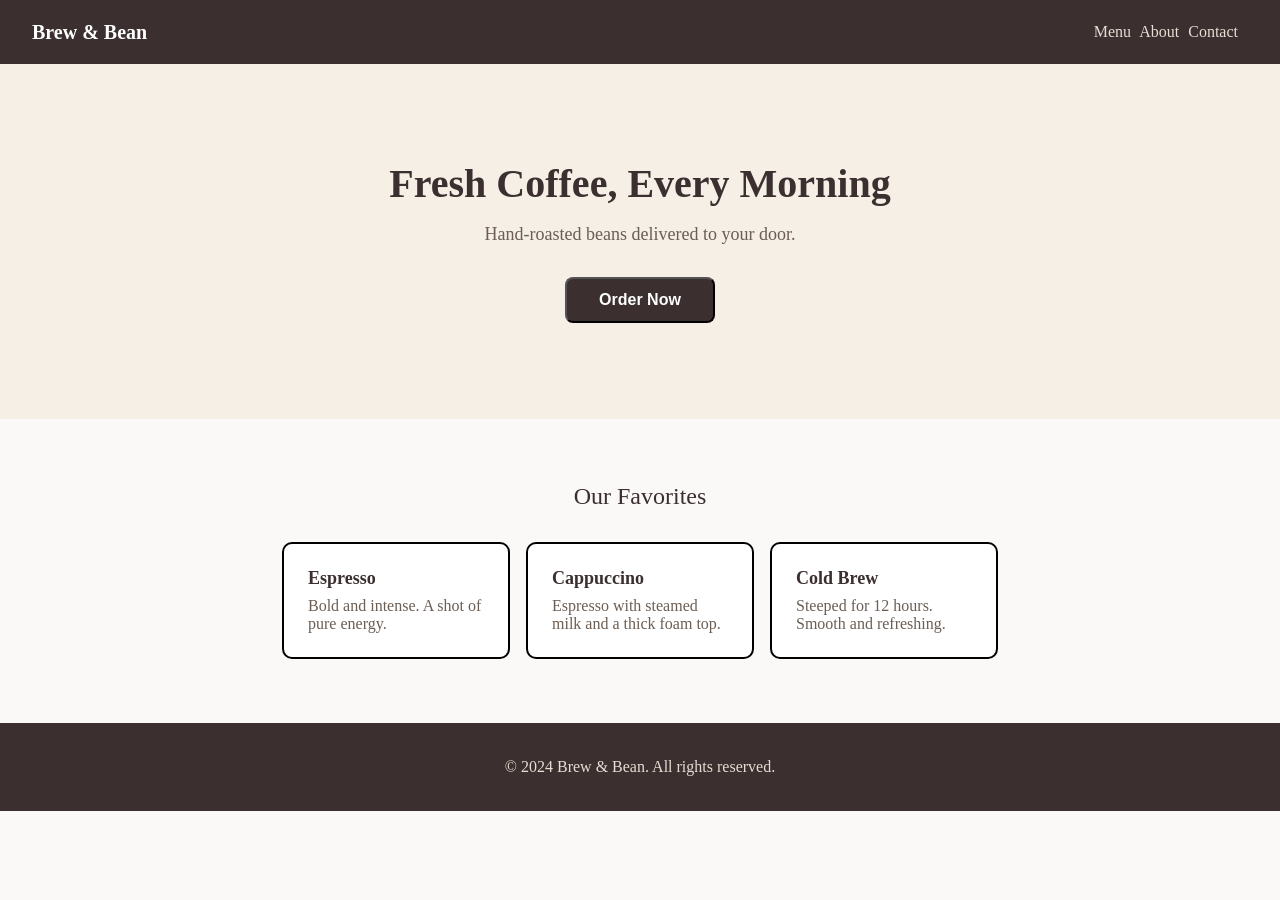
<file: Brew & Bean/index.html>
<!DOCTYPE html>
<html lang="en">
<head>
    <meta charset="UTF-8">
    <meta name="viewport" content="width=device-width, initial-scale=1.0">
    <title>Brew & Bean</title>
    <link rel="stylesheet" href="index.css">
</head>
<body>
    <header>
        <div class="navbar">
            <div class="nav-logo">
                Brew & Bean
            </div>
            <div class="nav-links">
                <a class="nav-links" href="#">Menu</a>
                <a class="nav-links" href="#">About</a>
                <a class="nav-links" href="#">Contact</a>
            </div>
        </div>
    </header>
    <main>
        <div class="hero-section">
            <div class="herosection">
                <h1>Fresh Coffee, Every Morning</h1>
                <p>Hand-roasted beans delivered to your door.</p>
                <div class="hero-button">
                    <button>Order Now</button>
                </div>
            </div>
        </div>
        <div class="content-area">
            <h2>Our Favorites</h2>
            <div class="content-area-box">
                <div class="box1">
                    <h3>Espresso</h3>
                    <p>Bold and intense. A shot of pure energy.</p>
                </div>
                <div class="box2">
                    <h3>Cappuccino</h3>
                    <p>Espresso with steamed milk and a thick foam top.</p>
                </div>
                <div class="box3">
                    <h3>Cold Brew</h3>
                    <p>Steeped for 12 hours. Smooth and refreshing.</p>
                </div>
            </div>
        </div>
    </main>
    <footer>
        <div class="foot">
            © 2024 Brew & Bean. All rights reserved.
        </div>
    </footer>
</body>
</html>
</file>
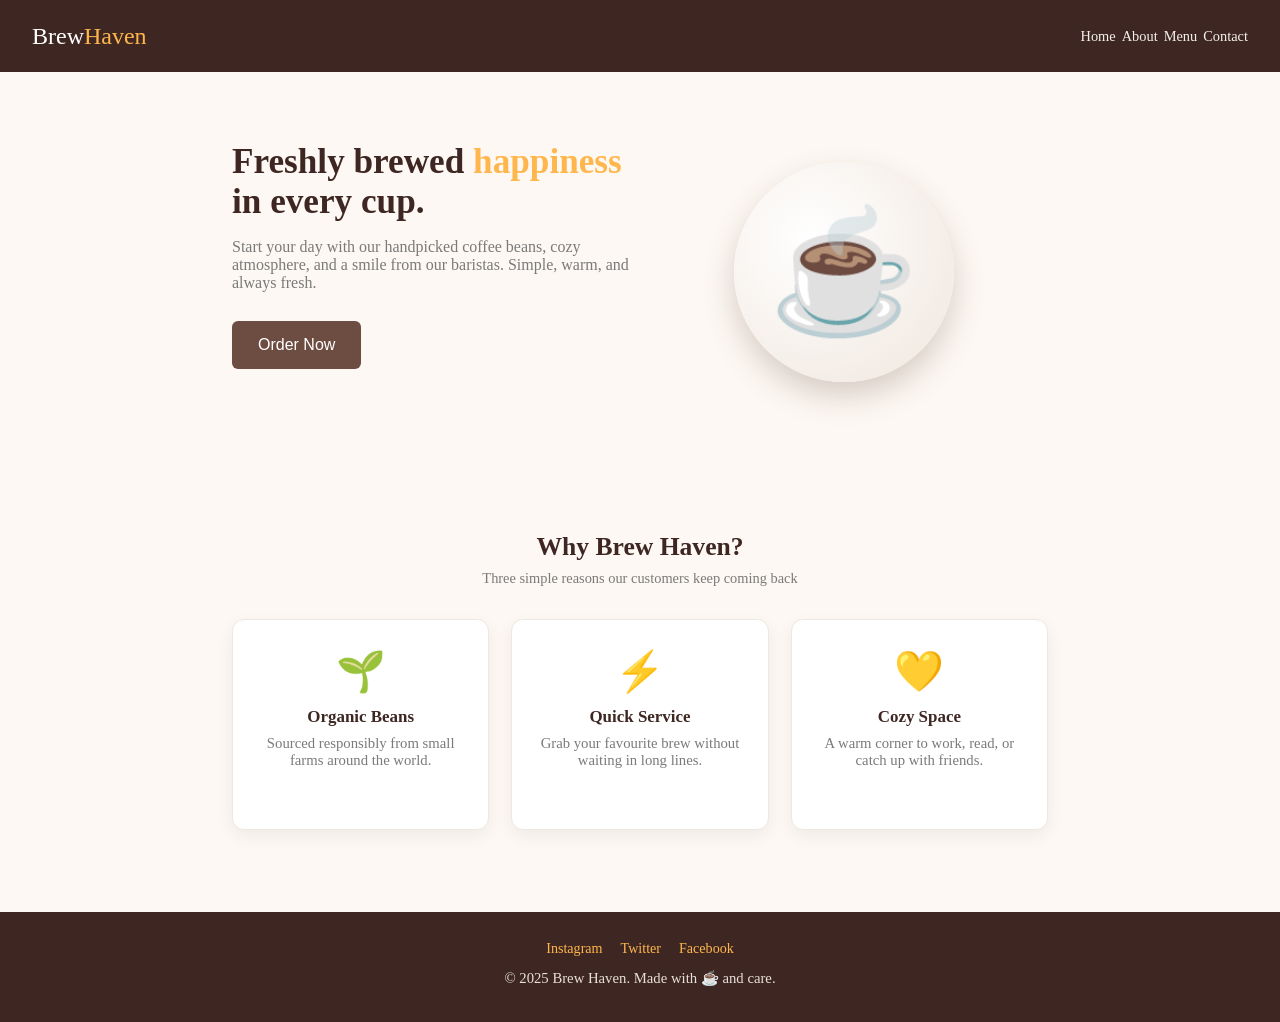
<file: BrewHaven/index.html>
<!DOCTYPE html>
<html lang="en">
<head>
    <meta charset="UTF-8">
    <meta name="viewport" content="width=device-width, initial-scale=1.0">
    <title>BrewHaven</title>
    <link rel="stylesheet" href="index.css">
</head>
<body>
    <header>
        <div class="navbar">
            <div class="nav-logo">Brew<span>Haven</span></div>
            <div class="nav-links">
                <a href="#">Home</a>
                <a href="#">About</a>
                <a href="#">Menu</a>
                <a href="#">Contact</a>
            </div>
        </div>
    </header>
    <main>
        <div class="hero-section">
            <div class="hero-text">
                <h1>Freshly brewed <span>happiness</span> in every cup.</h1>
                <p>Start your day with our handpicked coffee beans, cozy atmosphere, and a smile from our baristas. Simple, warm, and always fresh.</p>
                <button>Order Now</button>
            </div>
            <div class="hero-art">
                <div class="cup">☕</div>
            </div>
        </div>
        <div class="features-section">
            <h2>Why Brew Haven?</h2>
            <p>Three simple reasons our customers keep coming back</p>
            <div class="cards">
                <div class="card">
                    <div class="icon">🌱</div>
                    <h3>Organic Beans</h3>
                    <p>Sourced responsibly from small farms around the world.</p>
                </div>
                <div class="card">
                    <div class="icon">⚡</div>
                    <h3>Quick Service</h3>
                    <p>Grab your favourite brew without waiting in long lines.</p>
                </div>
                <div class="card">
                    <div class="icon">💛</div>
                    <h3>Cozy Space</h3>
                    <p>A warm corner to work, read, or catch up with friends.</p>
                </div>
            </div>
        </div>
    </main>
    <footer>
        <div class="social">
            <a href="#">Instagram</a>
            <a href="#">Twitter</a>
            <a href="#">Facebook</a>
        </div>
        <p>© 2025 Brew Haven. Made with ☕ and care.</p>
    </footer>
</body>
</html>
</file>
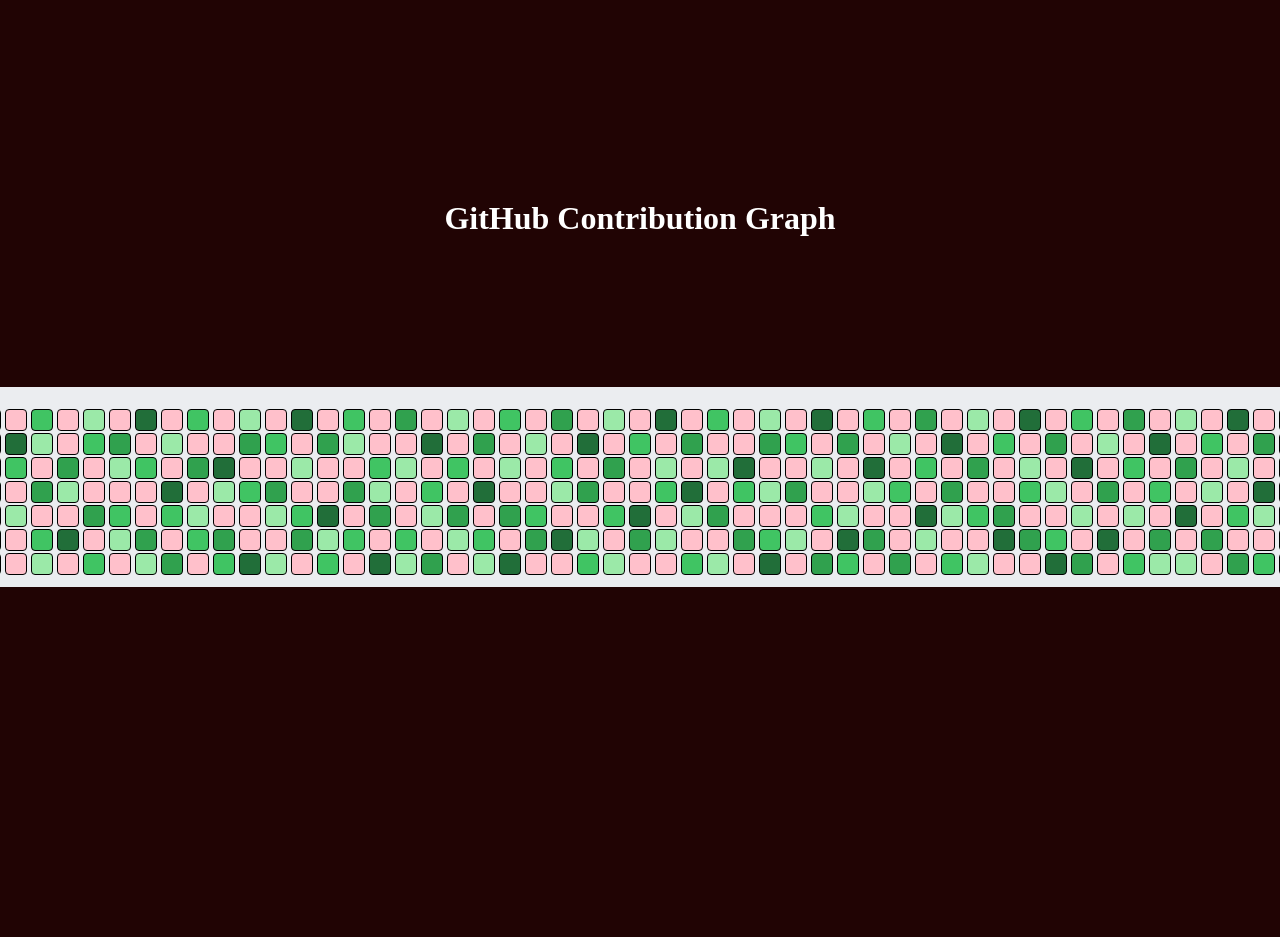
<file: GitHub/index.html>
<!DOCTYPE html>
<html lang="en">
<head>
<meta charset="UTF-8">
<title>Contribution Graph – 53 Weeks</title>
<!-- <style>
  body {
    font-family: system-ui, sans-serif;
    padding: 24px;
    background: #fff;
  }

  .graph {
    display: flex;
    gap: 3px;
  }

  .graph > div {
    display: grid;
    grid-template-rows: repeat(7, 12px);
    gap: 3px;
  }

  .cell {
    width: 12px;
    height: 12px;
    border-radius: 2px;
    background: #ebedf0;
  }

  .value0 { background: #ebedf0; }
  .value1 { background: #9be9a8; }
  .value2 { background: #40c463; }
  .value3 { background: #30a14e; }
  .value4 { background: #216e39; }
</style> -->
<link rel="stylesheet" href="style.css">
</head>
<body>
<h1>GitHub Contribution Graph</h1>
<main>
    
  <div class="graph">

    <div class="week1">
      <div class="cell value0"></div>
      <div class="cell value3"></div>
      <div class="cell value1"></div>
      <div class="cell value0"></div>
      <div class="cell value2"></div>
      <div class="cell value0"></div>
      <div class="cell value4"></div>
    </div>

    <div class="week2">
      <div class="cell value1"></div>
      <div class="cell value0"></div>
      <div class="cell value0"></div>
      <div class="cell value2"></div>
      <div class="cell value0"></div>
      <div class="cell value3"></div>
      <div class="cell value1"></div>
    </div>

    <div class="week3">
      <div class="cell value0"></div>
      <div class="cell value4"></div>
      <div class="cell value2"></div>
      <div class="cell value0"></div>
      <div class="cell value1"></div>
      <div class="cell value0"></div>
      <div class="cell value0"></div>
    </div>

    <div class="week4">
      <div class="cell value2"></div>
      <div class="cell value1"></div>
      <div class="cell value0"></div>
      <div class="cell value3"></div>
      <div class="cell value0"></div>
      <div class="cell value2"></div>
      <div class="cell value1"></div>
    </div>

    <div class="week5">
      <div class="cell value0"></div>
      <div class="cell value0"></div>
      <div class="cell value3"></div>
      <div class="cell value1"></div>
      <div class="cell value0"></div>
      <div class="cell value4"></div>
      <div class="cell value0"></div>
    </div>

    <div class="week6">
      <div class="cell value1"></div>
      <div class="cell value2"></div>
      <div class="cell value0"></div>
      <div class="cell value0"></div>
      <div class="cell value3"></div>
      <div class="cell value0"></div>
      <div class="cell value2"></div>
    </div>

    <div class="week7">
      <div class="cell value0"></div>
      <div class="cell value3"></div>
      <div class="cell value1"></div>
      <div class="cell value0"></div>
      <div class="cell value2"></div>
      <div class="cell value1"></div>
      <div class="cell value0"></div>
    </div>

    <div class="week8">
      <div class="cell value4"></div>
      <div class="cell value0"></div>
      <div class="cell value2"></div>
      <div class="cell value0"></div>
      <div class="cell value0"></div>
      <div class="cell value3"></div>
      <div class="cell value1"></div>
    </div>

    <div class="week9">
      <div class="cell value0"></div>
      <div class="cell value1"></div>
      <div class="cell value0"></div>
      <div class="cell value4"></div>
      <div class="cell value2"></div>
      <div class="cell value0"></div>
      <div class="cell value3"></div>
    </div>

    <div class="week10">
      <div class="cell value2"></div>
      <div class="cell value0"></div>
      <div class="cell value3"></div>
      <div class="cell value0"></div>
      <div class="cell value1"></div>
      <div class="cell value2"></div>
      <div class="cell value0"></div>
    </div>

    <div class="week11">
      <div class="cell value0"></div>
      <div class="cell value0"></div>
      <div class="cell value4"></div>
      <div class="cell value1"></div>
      <div class="cell value0"></div>
      <div class="cell value3"></div>
      <div class="cell value2"></div>
    </div>

    <div class="week12">
      <div class="cell value1"></div>
      <div class="cell value3"></div>
      <div class="cell value0"></div>
      <div class="cell value2"></div>
      <div class="cell value0"></div>
      <div class="cell value0"></div>
      <div class="cell value4"></div>
    </div>

    <div class="week13">
      <div class="cell value0"></div>
      <div class="cell value2"></div>
      <div class="cell value0"></div>
      <div class="cell value3"></div>
      <div class="cell value1"></div>
      <div class="cell value0"></div>
      <div class="cell value1"></div>
    </div>

    <div class="week14">
      <div class="cell value4"></div>
      <div class="cell value0"></div>
      <div class="cell value1"></div>
      <div class="cell value0"></div>
      <div class="cell value2"></div>
      <div class="cell value3"></div>
      <div class="cell value0"></div>
    </div>

    <div class="week15">
      <div class="cell value0"></div>
      <div class="cell value3"></div>
      <div class="cell value0"></div>
      <div class="cell value0"></div>
      <div class="cell value4"></div>
      <div class="cell value1"></div>
      <div class="cell value2"></div>
    </div>

    <div class="week16">
      <div class="cell value2"></div>
      <div class="cell value1"></div>
      <div class="cell value0"></div>
      <div class="cell value3"></div>
      <div class="cell value0"></div>
      <div class="cell value2"></div>
      <div class="cell value0"></div>
    </div>

    <div class="week17">
      <div class="cell value0"></div>
      <div class="cell value0"></div>
      <div class="cell value2"></div>
      <div class="cell value1"></div>
      <div class="cell value3"></div>
      <div class="cell value0"></div>
      <div class="cell value4"></div>
    </div>

    <div class="week18">
      <div class="cell value3"></div>
      <div class="cell value0"></div>
      <div class="cell value1"></div>
      <div class="cell value0"></div>
      <div class="cell value0"></div>
      <div class="cell value2"></div>
      <div class="cell value1"></div>
    </div>

    <div class="week19">
      <div class="cell value0"></div>
      <div class="cell value4"></div>
      <div class="cell value0"></div>
      <div class="cell value2"></div>
      <div class="cell value1"></div>
      <div class="cell value0"></div>
      <div class="cell value3"></div>
    </div>

    <div class="week20">
      <div class="cell value1"></div>
      <div class="cell value0"></div>
      <div class="cell value2"></div>
      <div class="cell value0"></div>
      <div class="cell value3"></div>
      <div class="cell value1"></div>
      <div class="cell value0"></div>
    </div>

    <div class="week21">
      <div class="cell value0"></div>
      <div class="cell value3"></div>
      <div class="cell value0"></div>
      <div class="cell value4"></div>
      <div class="cell value0"></div>
      <div class="cell value2"></div>
      <div class="cell value1"></div>
    </div>

    <div class="week22">
      <div class="cell value2"></div>
      <div class="cell value0"></div>
      <div class="cell value1"></div>
      <div class="cell value0"></div>
      <div class="cell value3"></div>
      <div class="cell value0"></div>
      <div class="cell value4"></div>
    </div>

    <div class="week23">
      <div class="cell value0"></div>
      <div class="cell value1"></div>
      <div class="cell value0"></div>
      <div class="cell value0"></div>
      <div class="cell value2"></div>
      <div class="cell value3"></div>
      <div class="cell value0"></div>
    </div>

    <div class="week24">
      <div class="cell value3"></div>
      <div class="cell value0"></div>
      <div class="cell value2"></div>
      <div class="cell value1"></div>
      <div class="cell value0"></div>
      <div class="cell value4"></div>
      <div class="cell value0"></div>
    </div>

    <div class="week25">
      <div class="cell value0"></div>
      <div class="cell value4"></div>
      <div class="cell value0"></div>
      <div class="cell value3"></div>
      <div class="cell value0"></div>
      <div class="cell value1"></div>
      <div class="cell value2"></div>
    </div>

    <div class="week26">
      <div class="cell value1"></div>
      <div class="cell value0"></div>
      <div class="cell value3"></div>
      <div class="cell value0"></div>
      <div class="cell value2"></div>
      <div class="cell value0"></div>
      <div class="cell value1"></div>
    </div>

    <div class="week27">
      <div class="cell value0"></div>
      <div class="cell value2"></div>
      <div class="cell value0"></div>
      <div class="cell value0"></div>
      <div class="cell value4"></div>
      <div class="cell value3"></div>
      <div class="cell value0"></div>
    </div>

    <div class="week28">
      <div class="cell value4"></div>
      <div class="cell value0"></div>
      <div class="cell value1"></div>
      <div class="cell value2"></div>
      <div class="cell value0"></div>
      <div class="cell value1"></div>
      <div class="cell value0"></div>
    </div>

    <div class="week29">
      <div class="cell value0"></div>
      <div class="cell value3"></div>
      <div class="cell value0"></div>
      <div class="cell value4"></div>
      <div class="cell value1"></div>
      <div class="cell value0"></div>
      <div class="cell value2"></div>
    </div>

    <div class="week30">
      <div class="cell value2"></div>
      <div class="cell value0"></div>
      <div class="cell value1"></div>
      <div class="cell value0"></div>
      <div class="cell value3"></div>
      <div class="cell value0"></div>
      <div class="cell value1"></div>
    </div>

    <div class="week31">
      <div class="cell value0"></div>
      <div class="cell value0"></div>
      <div class="cell value4"></div>
      <div class="cell value2"></div>
      <div class="cell value0"></div>
      <div class="cell value3"></div>
      <div class="cell value0"></div>
    </div>

    <div class="week32">
      <div class="cell value1"></div>
      <div class="cell value3"></div>
      <div class="cell value0"></div>
      <div class="cell value1"></div>
      <div class="cell value0"></div>
      <div class="cell value2"></div>
      <div class="cell value4"></div>
    </div>

    <div class="week33">
      <div class="cell value0"></div>
      <div class="cell value2"></div>
      <div class="cell value0"></div>
      <div class="cell value3"></div>
      <div class="cell value0"></div>
      <div class="cell value1"></div>
      <div class="cell value0"></div>
    </div>

    <div class="week34">
      <div class="cell value4"></div>
      <div class="cell value0"></div>
      <div class="cell value1"></div>
      <div class="cell value0"></div>
      <div class="cell value2"></div>
      <div class="cell value0"></div>
      <div class="cell value3"></div>
    </div>

    <div class="week35">
      <div class="cell value0"></div>
      <div class="cell value3"></div>
      <div class="cell value0"></div>
      <div class="cell value0"></div>
      <div class="cell value1"></div>
      <div class="cell value4"></div>
      <div class="cell value2"></div>
    </div>

    <div class="week36">
      <div class="cell value2"></div>
      <div class="cell value0"></div>
      <div class="cell value4"></div>
      <div class="cell value1"></div>
      <div class="cell value0"></div>
      <div class="cell value3"></div>
      <div class="cell value0"></div>
    </div>

    <div class="week37">
      <div class="cell value0"></div>
      <div class="cell value1"></div>
      <div class="cell value0"></div>
      <div class="cell value2"></div>
      <div class="cell value0"></div>
      <div class="cell value0"></div>
      <div class="cell value3"></div>
    </div>

    <div class="week38">
      <div class="cell value3"></div>
      <div class="cell value0"></div>
      <div class="cell value2"></div>
      <div class="cell value0"></div>
      <div class="cell value4"></div>
      <div class="cell value1"></div>
      <div class="cell value0"></div>
    </div>

    <div class="week39">
      <div class="cell value0"></div>
      <div class="cell value4"></div>
      <div class="cell value0"></div>
      <div class="cell value3"></div>
      <div class="cell value1"></div>
      <div class="cell value0"></div>
      <div class="cell value2"></div>
    </div>

    <div class="week40">
      <div class="cell value1"></div>
      <div class="cell value0"></div>
      <div class="cell value3"></div>
      <div class="cell value0"></div>
      <div class="cell value2"></div>
      <div class="cell value0"></div>
      <div class="cell value1"></div>
    </div>

    <div class="week41">
      <div class="cell value0"></div>
      <div class="cell value2"></div>
      <div class="cell value0"></div>
      <div class="cell value0"></div>
      <div class="cell value3"></div>
      <div class="cell value4"></div>
      <div class="cell value0"></div>
    </div>

    <div class="week42">
      <div class="cell value4"></div>
      <div class="cell value0"></div>
      <div class="cell value1"></div>
      <div class="cell value2"></div>
      <div class="cell value0"></div>
      <div class="cell value3"></div>
      <div class="cell value0"></div>
    </div>

    <div class="week43">
      <div class="cell value0"></div>
      <div class="cell value3"></div>
      <div class="cell value0"></div>
      <div class="cell value1"></div>
      <div class="cell value0"></div>
      <div class="cell value2"></div>
      <div class="cell value4"></div>
    </div>

    <div class="week44">
      <div class="cell value2"></div>
      <div class="cell value0"></div>
      <div class="cell value4"></div>
      <div class="cell value0"></div>
      <div class="cell value1"></div>
      <div class="cell value0"></div>
      <div class="cell value3"></div>
    </div>

    <div class="week45">
      <div class="cell value0"></div>
      <div class="cell value1"></div>
      <div class="cell value0"></div>
      <div class="cell value3"></div>
      <div class="cell value0"></div>
      <div class="cell value4"></div>
      <div class="cell value0"></div>
    </div>

    <div class="week46">
      <div class="cell value3"></div>
      <div class="cell value0"></div>
      <div class="cell value2"></div>
      <div class="cell value0"></div>
      <div class="cell value1"></div>
      <div class="cell value0"></div>
      <div class="cell value2"></div>
    </div>

    <div class="week47">
      <div class="cell value0"></div>
      <div class="cell value4"></div>
      <div class="cell value0"></div>
      <div class="cell value2"></div>
      <div class="cell value0"></div>
      <div class="cell value3"></div>
      <div class="cell value1"></div>
    </div>

    <div class="week48">
      <div class="cell value1"></div>
      <div class="cell value0"></div>
      <div class="cell value3"></div>
      <div class="cell value0"></div>
      <div class="cell value4"></div>
      <div class="cell value0"></div>
      <div class="cell value1"></div>
    </div>

    <div class="week49">
      <div class="cell value0"></div>
      <div class="cell value2"></div>
      <div class="cell value0"></div>
      <div class="cell value1"></div>
      <div class="cell value0"></div>
      <div class="cell value3"></div>
      <div class="cell value0"></div>
    </div>

    <div class="week50">
      <div class="cell value4"></div>
      <div class="cell value0"></div>
      <div class="cell value1"></div>
      <div class="cell value0"></div>
      <div class="cell value2"></div>
      <div class="cell value0"></div>
      <div class="cell value3"></div>
    </div>

    <div class="week51">
      <div class="cell value0"></div>
      <div class="cell value3"></div>
      <div class="cell value0"></div>
      <div class="cell value4"></div>
      <div class="cell value1"></div>
      <div class="cell value0"></div>
      <div class="cell value2"></div>
    </div>

    <div class="week52">
      <div class="cell value2"></div>
      <div class="cell value0"></div>
      <div class="cell value4"></div>
      <div class="cell value0"></div>
      <div class="cell value3"></div>
      <div class="cell value1"></div>
      <div class="cell value0"></div>
    </div>

    <div class="week53">
      <div class="cell value0"></div>
      <div class="cell value1"></div>
      <div class="cell value0"></div>
      <div class="cell value2"></div>
      <div class="cell value0"></div>
      <div class="cell value4"></div>
      <div class="cell value0"></div>
    </div>

  </div>
</main>

</body>
</html>
</file>
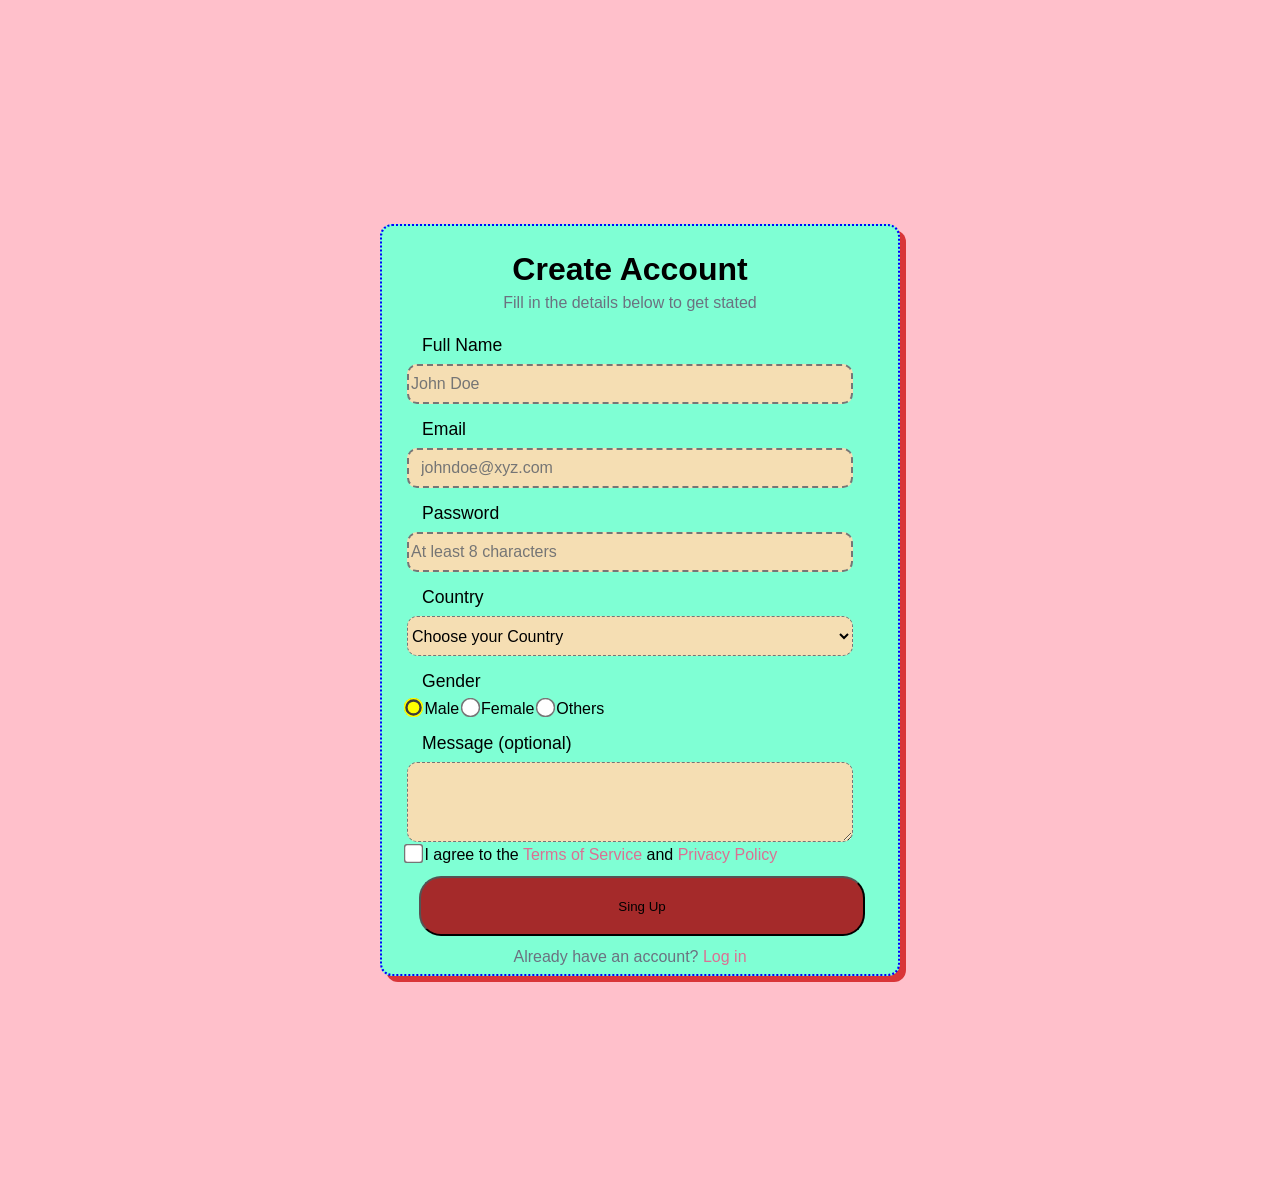
<file: Singup Form/index.html>
<!DOCTYPE html>
<html lang="en">
<head>
    <meta charset="UTF-8">
    <meta name="viewport" content="width=device-width, initial-scale=1.0">
    <title>Singup Form</title>
    <link rel="stylesheet" href="index.css">
</head>
<body>
    <main>
    <form action="">
        <h1>Create Account</h1>
        <p id="top">Fill in the details below to get stated</p>
        <label id="label" for="full_name">Full Name</label><br>
        <input type="text" name="full_name" placeholder="John Doe" required id="full_name"><br>
        <label id="label" for="email">Email</label><br>
        <input type="email" name="email" placeholder="johndoe@xyz.com" required id="email"><br>
        <label id="label" for="password">Password</label><br>
        <input type="password" name="password" placeholder="At least 8 characters" minlength="8" required id="password"><br>
        <label id="label" for="country">Country</label><br>
        <select name="country" id="country" required>
            <option value="">Choose your Country</option>
            <option value="india">India</option>
            <option value="america">America</option>
            <option value="uk">U.K.</option>
            <option value="china">China</option>
            <option value="japan">Japan</option>
        </select><br>
        <label  id="label" for="gender">Gender</label><br>
        <input type="radio" name="gender" checked id="male"> Male
        <input type="radio" name="gender" id="female"> Female
        <input type="radio" name="gender" id="others"> Others <br>
        <label id="label" for="message">Message (optional)</label><br>
        <textarea name="message" id="message" rows="5" cols="30"></textarea> <br>
        <input type="checkbox" name="terms" id="terms" required>  I agree to the <a href="#">Terms of Service</a> and <a href="#">Privacy Policy</a><br>
        <input type="submit" value="Sing Up"><br>
        <p id="top">Already have an account? <a href="#">Log in</a></p>
    </form>
    </main>
</body>
</html>
</file>
<file: Brew & Bean/index.css>
*{
    margin: 0;
    padding: 0;
    box-sizing: border-box;
}
body{
    background-color: #faf9f7;
}
/* Navbar design and layout  */
header{
    position: sticky;
    top: 0;
}
.navbar{
    background-color: #3b2f2f;
    display: flex;
    justify-content: space-between;
    align-items: center;
    padding: 16px 32px;
    height: 64px;
}
.nav-logo{
    width: 70%;
    font-size: 20px;
    color: #ffffff;
    font-weight: bold;
}
.nav-links{
    text-decoration: none;
    color: #e8ddd4;
    font-size: 16px;
    margin-right: 5px;
}

/* hero section starts here  */
.hero-section{
    display: flex;
    justify-content: center;
    align-items: center;
    background-color: #f5efe6;
    padding: 96px 16px;
}

.hero-section h1{
    color: #3b2f2f;
    font-size: 40px;
    height: 64px;
}
.hero-section p{
    color: #6b5e54;
    text-align: center;
    font-size: 18px;
    margin-bottom: 32px;
}
.hero-button{
    display: flex;
    justify-content: center;
    align-items: center;
}
.hero-section button{
    padding: 12px 32px;
    color: #ffffff;
    background-color: #3b2f2f;
    border-radius: 8px;
    font-weight: 600;
    font-size: 16px;
}
.content-area{
    margin-left: 250px;
    margin-right: 250px;
    padding: 64px 32px;
}
.content-area h2{
    text-align: center;
    font-size: 24px;
    color: #3b2f2f;
    margin-bottom: 32px;
    font-weight: 500;
}
.content-area-box{
    display: grid;
    grid-template-columns: repeat(3,1fr);
    gap: 16px;
}
.content-area-box h3{
    color: #3b2f2f;
    margin-bottom: 8px;
    font-size: 18px;
}
.content-area-box p{
    color:#6b5e54;

}
.box1{
    padding: 24px;
    background-color: #ffffff;
    border-radius: 10px;
    border: 2px solid black;
    box-shadow: 0 2px 8px rgba(0 0 0 0.06);
}
.box2{
    padding: 24px;
    background-color: #ffffff;
    border: 2px solid black;
    border-radius: 10px;  
    box-shadow: 0 2px 8px rgba(0 0 0 0.06);
}
.box3{
    padding: 24px;
    background-color: #ffffff;
    border-radius: 10px;
    box-shadow: 0 2px 8px rgba(0 0 0 0.06);
     border: 2px solid black;
}
/* footer  */
.foot{
    display: flex;
    justify-content: center;
    align-items: center;
    background-color: #3b2f2f;
    color: #e8ddd4;
    font-size: 16px;
    padding: 32px;
    height: 88px;
}
</file>
<file: BrewHaven/index.css>
*{
    margin: 0;
    padding: 0;
    box-sizing: border-box;
}
body{
    background-color: #fdf8f3;
    width: 100%;
}
/* navbar of the website  */
.navbar{
    background-color: #3e2723;
    padding: 18px 32px;
    height: 72px;
    width: 100%;
    display: flex;
    justify-content: space-between;
    align-items: center;
}
span{
    color: #ffb74d;
}
.nav-logo{
    color: #ffffff;
    font-size: 1.5rem;
    width: 75%;
}
.nav-links a{
    text-decoration: none;
    color: #f5f0eb;
    font-size: 0.9rem;
    margin-left: 2px;
}
header{
    position: sticky;
    top: 0;
}
/* main section of the website  */
/* hero section  */
.hero-section{
    display: flex;
    justify-content: space-between;
    align-items: center;
    margin-left: 200px;
    margin-right: 200px;
    padding: 70px 32px;
    max-width: 1100px;
    height: 400px;
}
.hero-text{
    height: 260px;
    width: 500px;
}
.hero-text h1{
    font-size: 2.2rem;
    color: #3e2723;
    margin-bottom: 1rem;
}
.hero-text p{
    font-size: 1rem;
    color: #7a7a7a;
    margin-bottom: 1.8rem;
}
.hero-text button{
    color: #ffffff;
    background-color: #6d4c41;
    padding: 12px 26px;
    height: 48px;
    font-size: 1rem;
    border-radius: 6px;
    border: none;
    transition: background 0.2s, transform 0.1s;
}
.hero-text button:active{
    transform: scale(0.97);
}
.hero-text button:hover{
    background-color: #3e2723;
}
/* hero art section  */
.hero-art{
    width: 500px;
    height: 220px;
    display: flex;
    justify-content: center;
}
.hero-art .cup{
    width: 220px;
    height: 220px;
    font-size: 7.5rem;
    border-radius: 50%;
    display: flex;
    justify-content: center;
    align-items: center;
    box-shadow: 0 14px 30px rgba(109, 76, 65, 0.25);
    background: radial-gradient(circle at 35% 35%, #fff, #f0e6dd);
}
/* features section starts here  */
.features-section{
    max-width:1100px;
    height: 440px;
    margin-left: 200px;
    margin-right: 200px;
    padding: 60px 32px;

}
.features-section h2{
    color: #3e2723;
    font-size: 1.6rem;
    text-align: center;
    margin-bottom: 8px;
}
.features-section p{
    color: #7a7a7a;
    font-size: 0.9rem;
    margin-bottom: 32px;
    text-align: center;
}
.cards{
    display: grid;
    grid-template-columns: repeat(3, 1fr);
    gap: 22px;
}
.card{
    padding: 28px 22px;
    box-shadow: 0 6px 18px rgba(0, 0, 0, 0.06);
    background-color: #fff;
    border-radius: 12px;
    transition: transform 0.2s, box-shadow 0.2s;
    border: 1px solid #efe8e1;
}
.card:hover {
    transform: translateY(-5px);
    box-shadow: 0 12px 26px rgba(0, 0, 0, 0.1);
}
.icon{
    font-size: 2.5rem;
    margin-bottom: 12px;
    text-align: center;
}
.card h3{
    font-size: 1.06rem;
    color: #3e2723;
    margin-bottom: 8px;
    text-align: center;
}
.card p{
    color: #7a7a7a;
    font-size: 0.92rem;

}
/* footer start here  */
footer{
    height: 110px;
    width: 100%;
    background-color: #3e2723;
    padding: 28px 32px;
}
.social a{
    color: #ffb74d;
    font-size: 0.88rem;
    text-decoration: none;
    margin-bottom: 12px;
}
.social a:hover{
    text-decoration: underline;
}
.social{
    display: flex;
    justify-content: center;
    gap: 18px;
}
footer p{
    color: #e8e0d8;
    font-size: 0.92rem;
    text-align: center;
}
@media (max-width:820px) {
/* Header  */
.navbar{
    padding: 14px 32px;
    height: 70px;
    flex-direction: column;
}
.nav-logo{
    font-size: 1.6rem;
    width: auto;
    text-align: center;
}
.nav-links{
    display: flex;
    justify-content: center;
    align-items: center;
}
.nav-links a{
    margin-left: 10px;
    font-size: 1.2rem;
    margin-top: 2px;
}
/* main section of the website  */
/* hero section  */
.hero-section{
    flex-direction: column;
    text-align: center;
    margin-left: 25px;
    margin-right: 25px;
    padding: 50px 24px;
    height: auto;
}
.hero-text{
    height: auto;
    width: auto;
}
.hero-art{
    margin-top: 22px;
    width: auto;
}
.features-section{
    height: auto;
    margin-left: 26px;
    margin-right: 26px;
    max-height: 2000px;
}
.features-section h2{
    margin-top: 20px;
}
.cards{
    grid-template-columns: 1fr;
}
main{
    padding-bottom: 20px;
}
}
</file>
<file: GitHub/style.css>
*{
    margin: 0;
    padding: 0;

}
body{
    background-color: rgb(33, 4, 4);
}
h1{
    color: white;
    text-align: center;
    position: relative;
    top: 200px;
}
main{
    display: flex;
    justify-content: center;
    align-items: center;
    height: 100dvh;
}
.graph{
    background-color: #ebedf0;
    height: 160px;
    width: 1460px;
    border-radius: 12px;
    padding: 20px;
    display: grid;
    grid-template-columns: repeat(53,1fr);
}
.cell{
    height: 20px;
    width: 20px;
    border-radius: 4px;
    margin: 2px;
    border: .4px solid black;
    transition: all 0.2s ease-in;
}
.value0{
    background-color: pink;
}
.value1{
    background-color: #9be9a8;
}
.value2{
    background-color: #40c463;
}
.value3{
    background-color: #30a14e;
}
.value4{
    background-color: #216e39;
}
.cell:hover{
    transform: scale(1.8);
}
</file>
<file: Singup Form/index.css>
*{
    margin: 0 auto;
    box-sizing: border-box;
    font-family: 'Segoe UI', Tahoma, Geneva, Verdana, sans-serif;
}
main{
    background-color: pink;
    height: 1200px;
    display: flex;
    justify-content: center;
    align-items: center;
}
form{
    border: 2px dotted blue;
    background-color: aquamarine;
    border-radius: 12px;
    width: 520px;
    box-sizing: border-box;
    padding-right: 45px;
    padding-left: 25px;
    box-shadow:  6px 6px rgba(205, 6, 6, 0.746);
}
h1{
    text-align: center;
    margin-top: 25px;
    margin-bottom: 6px;
    font-family: 1.2rem;
}
#top{
    text-align: center;
    font-weight: lighter;
    color: #6B7280;
    margin-bottom: 8px;
}
#label{
    display: inline-block;
    margin: 15px;
    margin-bottom: 8px;
    font-size: 1.1rem;
    font-weight: 500;
}
a{
    text-decoration: none;
    color: palevioletred;
}

input[type="text"]{
    background-color: wheat;
    border-radius: 10px;
    border-style: dashed;
    width: 100%;
    height: 40px;
    font-size: 1rem;
}
input[type="password"]{
    background-color: wheat;
    border-radius: 10px;
    border-style: dashed;
    width: 100%;
    height: 40px;
    font-size: 1rem;
}
input[type="email"]{
    background-color: wheat;
    border-radius: 10px;
    border-style: dashed;
    width: 100%;
    height: 40px;
    padding: 12px;
    font-size: 1rem;
}
select{
    background-color: wheat;
    border-radius: 10px;
    border-style: dashed;
    width: 100%;
    height: 40px;
    font-size: 1rem;    
}
textarea{
    background-color: wheat;
    border-radius: 10px;
    border-style: dashed;
    width: 100%;
    height: 80px;
    font-size: 1rem;
    padding: 12px;
}
input[type="checkbox"]{
    accent-color: yellow;
    transform: scale(1.5);
}
input[type="radio"]{
    accent-color: yellow;
    transform: scale(1.5);
}
input[type="submit"]{
    width: 100%;
    height: 60px;
    background-color: brown;
    border-radius: 22px;
    margin: 12px;
    align-items: center;
}
input[type="submit"]:hover{
    background-color: blueviolet;
    border-radius: 16px;
}
input:is([type="text"],[type="password"],[type="email"], [type="checkbox"],[type="radio"]):hover{
    border-color: #6366f1;
    box-shadow: 4px 4px rgba(14, 186, 34, 0.624);
}
</file>
